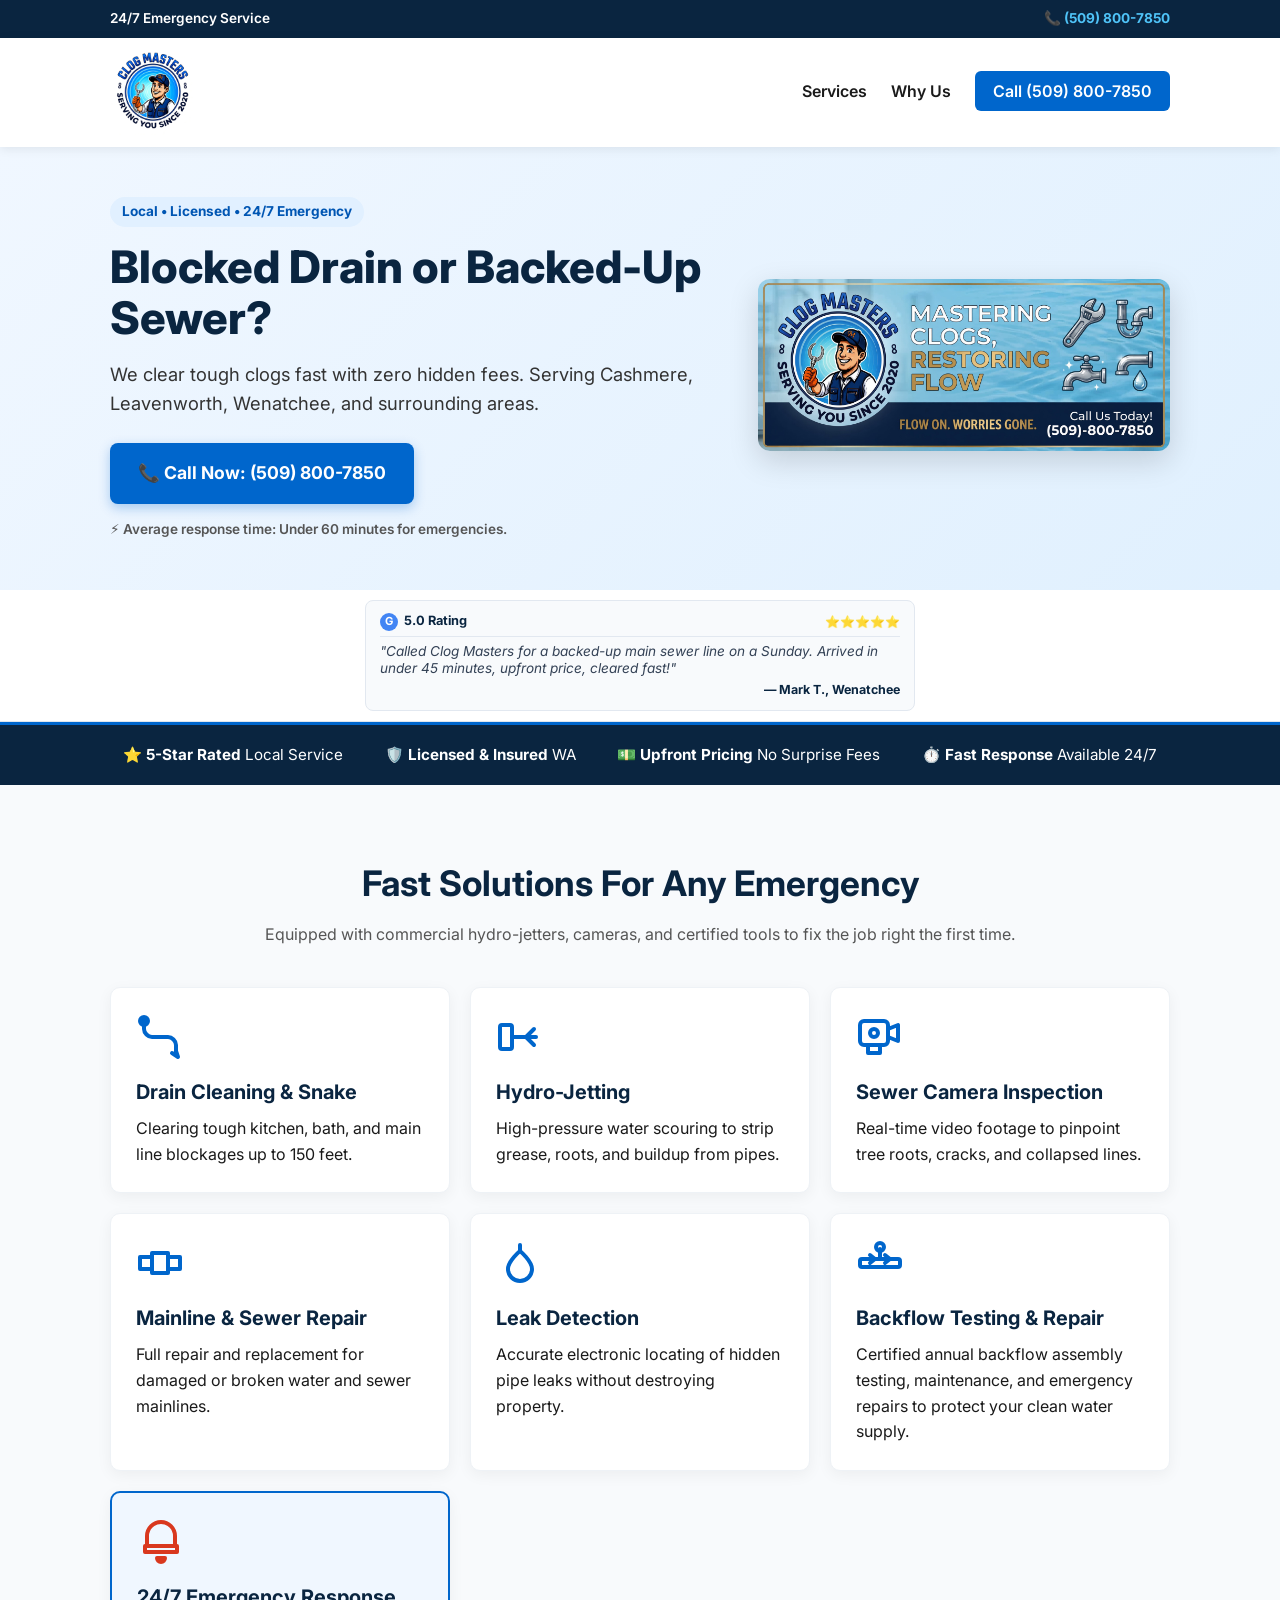
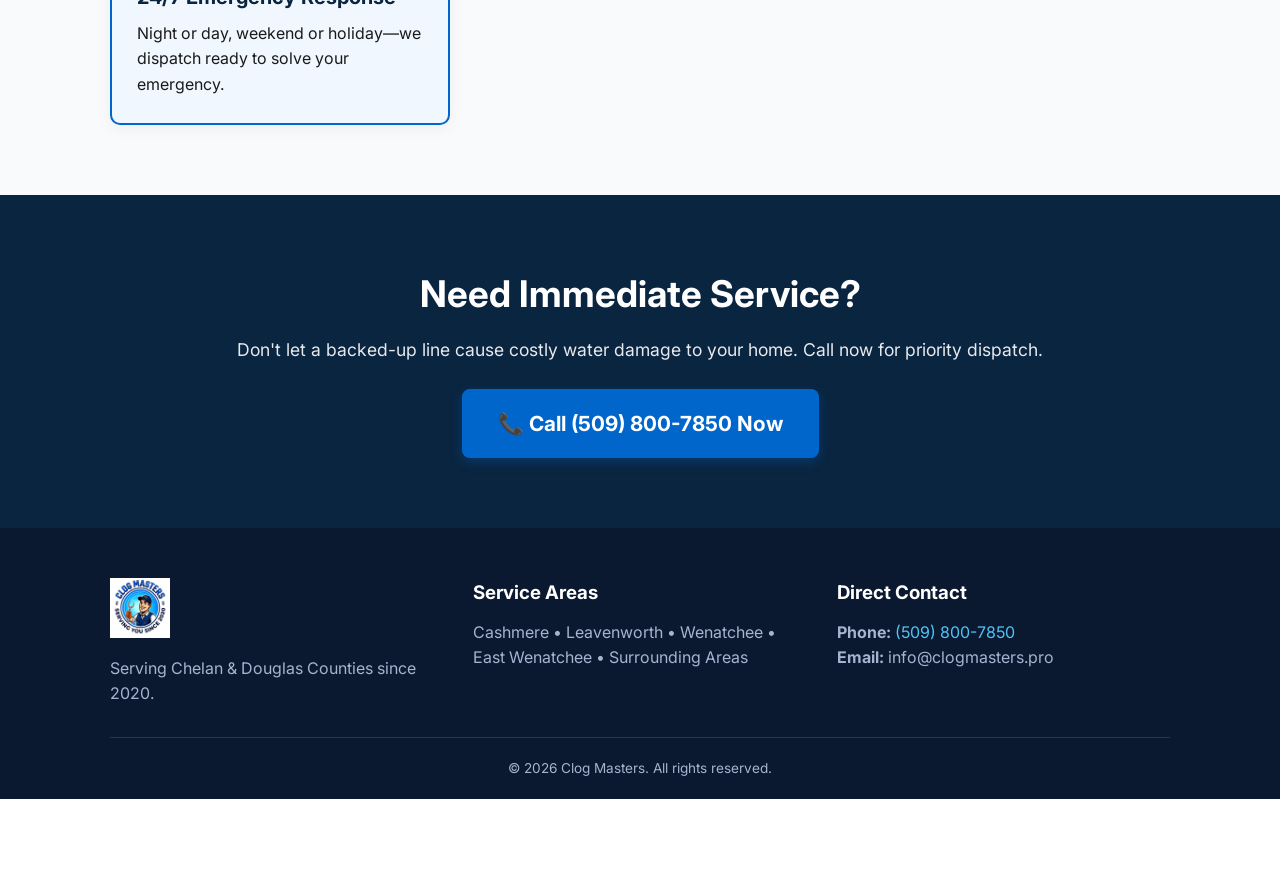
<file: index.html>
<!DOCTYPE html>
<html lang="en">
<head>
  <meta charset="UTF-8">
  <meta name="viewport" content="width=device-width, initial-scale=1.0">
  <meta name="format-detection" content="telephone=no">
  <title>Clog Masters | 24/7 Emergency Drain Cleaning & Sewer Repair</title>
  <meta name="description" content="Fast, licensed drain cleaning, hydro-jetting, sewer repair, backflow testing & emergency plumbing in Cashmere, Leavenworth & Wenatchee. Call (509) 800-7850">
  <link rel="stylesheet" href="style.css">
  <link rel="preconnect" href="https://fonts.googleapis.com">
  <link href="https://fonts.googleapis.com/css2?family=Inter:wght@400;600;700;800&display=swap" rel="stylesheet">
</head>
<body>

  <!-- Top Announcement Bar -->
  <div class="top-bar">
    <div class="container top-bar-container">
      <span class="top-bar-tagline">24/7 Emergency Service</span>
      <a href="tel:+15098007850" class="top-phone">
        <span>📞</span> (509) 800-7850
      </a>
    </div>
  </div>

  <!-- Header -->
  <header>
    <div class="container header-inner">
      <img src="images/logo.JPG" alt="Clog Masters Logo" class="logo">
      <nav>
        <a href="#services">Services</a>
        <a href="#why-us">Why Us</a>
        <a href="tel:+15098007850" class="btn-nav">Call (509) 800-7850</a>
      </nav>
    </div>
  </header>

  <!-- Hero Section -->
  <section class="hero">
    <div class="container hero-content">
      <div class="hero-text">
        <div class="badge">Local • Licensed • 24/7 Emergency</div>
        <h1>Blocked Drain or Backed-Up Sewer?</h1>
        <p class="hero-sub">We clear tough clogs fast with zero hidden fees. Serving Cashmere, Leavenworth, Wenatchee, and surrounding areas.</p>
        
        <div class="hero-ctas">
          <a href="tel:+15098007850" class="btn-primary">
            📞 Call Now: (509) 800-7850
          </a>
        </div>
        <p class="micro-trust">⚡ Average response time: Under 60 minutes for emergencies.</p>
      </div>
      
      <div class="hero-image">
        <img src="images/banner.JPG" alt="Clog Masters Plumbing Vehicle and Equipment">
      </div>
    </div>
  </section>

  <!-- Compact Single-Review Auto-Slider Section -->
  <section class="reviews-section">
    <div class="container">
      <div class="review-box">
        
        <!-- Top Compact Line -->
        <div class="review-top-line">
          <div class="g-badge">
            <span class="g-icon">G</span>
            <strong>5.0 Rating</strong>
          </div>
          <div class="stars">⭐⭐⭐⭐⭐</div>
        </div>

        <!-- ONLY 1 SLIDE SHOWS AT A TIME -->
        <div class="review-slide active" style="display: block;">
          <p class="review-text">"Called Clog Masters for a backed-up main sewer line on a Sunday. Arrived in under 45 minutes, upfront price, cleared fast!"</p>
          <span class="review-author">— Mark T., Wenatchee</span>
        </div>

        <div class="review-slide" style="display: none;">
          <p class="review-text">"Judah came out to hydro-jet our restaurant lines. Professional, clean, and zero surprise fees. Highly recommend!"</p>
          <span class="review-author">— Sarah K., Leavenworth</span>
        </div>

        <div class="review-slide" style="display: none;">
          <p class="review-text">"Had a severe drain blockage two other companies couldn't clear. Clog Masters located the root intrusion and fixed it immediately."</p>
          <span class="review-author">— David P., Cashmere</span>
        </div>

        <div class="review-slide" style="display: none;">
          <p class="review-text">"Super fast response time! They fixed our emergency kitchen sink clog in no time. Friendly, honest, and fair pricing."</p>
          <span class="review-author">— Elena R., East Wenatchee</span>
        </div>

        <div class="review-slide" style="display: none;">
          <p class="review-text">"Outstanding service for our backflow testing. Showed up right on schedule and handled all paperwork seamlessly."</p>
          <span class="review-author">— Brian M., Wenatchee</span>
        </div>

        <div class="review-slide" style="display: none;">
          <p class="review-text">"Honest, hard-working team. No hidden charges—what they quoted over the phone was the exact amount I paid."</p>
          <span class="review-author">— Rachel S., Leavenworth</span>
        </div>

        <div class="review-slide" style="display: none;">
          <p class="review-text">"Our mainline backed up right before a family gathering. Arrived in 30 minutes and saved the day!"</p>
          <span class="review-author">— Jason B., Cashmere</span>
        </div>

        <div class="review-slide" style="display: none;">
          <p class="review-text">"Thorough camera inspection. Showed us the video footage of our sewer line so we knew exactly what was wrong."</p>
          <span class="review-author">— Amanda L., Wenatchee</span>
        </div>

        <div class="review-slide" style="display: none;">
          <p class="review-text">"Top notch equipment and customer service. Cleared a heavy grease clog that had been bothering us for weeks."</p>
          <span class="review-author">— Chris H., East Wenatchee</span>
        </div>

        <div class="review-slide" style="display: none;">
          <p class="review-text">"Prompt, polite, and left the work area spotless after clearing our bathroom drain. 10/10 service!"</p>
          <span class="review-author">— Megan W., Leavenworth</span>
        </div>

      </div>
    </div>
  </section>

  <!-- Trust Bar -->
  <section class="trust-bar">
    <div class="container trust-grid">
      <div class="trust-item">⭐ <strong>5-Star Rated</strong> Local Service</div>
      <div class="trust-item">🛡️ <strong>Licensed & Insured</strong> WA</div>
      <div class="trust-item">💵 <strong>Upfront Pricing</strong> No Surprise Fees</div>
      <div class="trust-item">⏱️ <strong>Fast Response</strong> Available 24/7</div>
    </div>
  </section>

  <!-- Services Grid -->
  <section id="services" class="services">
    <div class="container">
      <h2>Fast Solutions For Any Emergency</h2>
      <p class="section-sub">Equipped with commercial hydro-jetters, cameras, and certified tools to fix the job right the first time.</p>
      
      <div class="services-grid">
        
        <!-- Drain Cleaning & Snake -->
        <div class="service-card">
          <div class="svg-icon">
            <svg viewBox="0 0 24 24" fill="none" stroke="currentColor" stroke-width="2" stroke-linecap="round" stroke-linejoin="round">
              <path d="M4 4v4c0 2 2 4 4 4h8c2 0 4 2 4 4v4"/>
              <circle cx="4" cy="4" r="2" fill="currentColor"/>
              <path d="M18 20l3 2-1-3"/>
            </svg>
          </div>
          <h3>Drain Cleaning & Snake</h3>
          <p>Clearing tough kitchen, bath, and main line blockages up to 150 feet.</p>
        </div>

        <!-- Hydro-Jetting -->
        <div class="service-card">
          <div class="svg-icon">
            <svg viewBox="0 0 24 24" fill="none" stroke="currentColor" stroke-width="2" stroke-linecap="round" stroke-linejoin="round">
              <rect x="2" y="6" width="6" height="12" rx="1"/>
              <path d="M8 12h7"/>
              <path d="M15 12l4-4"/>
              <path d="M15 12l5 0"/>
              <path d="M15 12l4 4"/>
            </svg>
          </div>
          <h3>Hydro-Jetting</h3>
          <p>High-pressure water scouring to strip grease, roots, and buildup from pipes.</p>
        </div>

        <!-- Sewer Camera Inspection -->
        <div class="service-card">
          <div class="svg-icon">
            <svg viewBox="0 0 24 24" fill="none" stroke="currentColor" stroke-width="2" stroke-linecap="round" stroke-linejoin="round">
              <rect x="2" y="4" width="14" height="12" rx="2"/>
              <path d="M6 16v4h6v-4"/>
              <circle cx="9" cy="10" r="2"/>
              <path d="M16 8l5-2v8l-5-2"/>
            </svg>
          </div>
          <h3>Sewer Camera Inspection</h3>
          <p>Real-time video footage to pinpoint tree roots, cracks, and collapsed lines.</p>
        </div>

        <!-- Mainline & Sewer Repair -->
        <div class="service-card">
          <div class="svg-icon">
            <svg viewBox="0 0 24 24" fill="none" stroke="currentColor" stroke-width="2" stroke-linecap="round" stroke-linejoin="round">
              <path d="M2 9h6v6H2z"/>
              <path d="M8 7h8v10H8z"/>
              <path d="M16 9h6v6h-6z"/>
            </svg>
          </div>
          <h3>Mainline & Sewer Repair</h3>
          <p>Full repair and replacement for damaged or broken water and sewer mainlines.</p>
        </div>

        <!-- Leak Detection -->
        <div class="service-card">
          <div class="svg-icon">
            <svg viewBox="0 0 24 24" fill="none" stroke="currentColor" stroke-width="2" stroke-linecap="round" stroke-linejoin="round">
              <path d="M12 21a6 6 0 0 0 6-6c0-4-6-9-6-9s-6 5-6 9a6 6 0 0 0 6 6z"/>
              <path d="M12 3v3"/>
            </svg>
          </div>
          <h3>Leak Detection</h3>
          <p>Accurate electronic locating of hidden pipe leaks without destroying property.</p>
        </div>

        <!-- Backflow Testing & Repair -->
        <div class="service-card">
          <div class="svg-icon">
            <svg viewBox="0 0 24 24" fill="none" stroke="currentColor" stroke-width="2" stroke-linecap="round" stroke-linejoin="round">
              <rect x="2" y="10" width="20" height="4" rx="1"/>
              <path d="M12 10V5"/>
              <circle cx="12" cy="4" r="2"/>
              <path d="M7 8l2.5 2L7 12"/>
              <path d="M14.5 8l2.5 2-2.5 2"/>
            </svg>
          </div>
          <h3>Backflow Testing & Repair</h3>
          <p>Certified annual backflow assembly testing, maintenance, and emergency repairs to protect your clean water supply.</p>
        </div>

        <!-- 24/7 Emergency -->
        <div class="service-card highlight-card">
          <div class="svg-icon alert-icon">
            <svg viewBox="0 0 24 24" fill="none" stroke="currentColor" stroke-width="2" stroke-linecap="round" stroke-linejoin="round">
              <path d="M12 2a7 7 0 0 0-7 7v5h14V9a7 7 0 0 0-7-7z"/>
              <path d="M4 14h16v3H4z"/>
              <path d="M12 22a2 2 0 0 0 2-2h-4a2 2 0 0 0 2 2z"/>
            </svg>
          </div>
          <h3>24/7 Emergency Response</h3>
          <p>Night or day, weekend or holiday—we dispatch ready to solve your emergency.</p>
        </div>

      </div>
    </div>
  </section>

  <!-- Big Call Banner -->
  <section class="cta-banner" id="why-us">
    <div class="container">
      <h2>Need Immediate Service?</h2>
      <p>Don't let a backed-up line cause costly water damage to your home. Call now for priority dispatch.</p>
      <a href="tel:+15098007850" class="btn-primary large">
        📞 Call (509) 800-7850 Now
      </a>
    </div>
  </section>

  <!-- Footer -->
  <footer id="contact">
    <div class="container">
      <div class="footer-content">
        <div>
          <img src="images/logo.JPG" alt="Clog Masters" class="footer-logo">
          <p>Serving Chelan & Douglas Counties since 2020.</p>
        </div>
        <div>
          <h3>Service Areas</h3>
          <p>Cashmere • Leavenworth • Wenatchee • East Wenatchee • Surrounding Areas</p>
        </div>
        <div>
          <h3>Direct Contact</h3>
          <p><strong>Phone:</strong> <a href="tel:+15098007850">(509) 800-7850</a></p>
          <p><strong>Email:</strong> info@clogmasters.pro</p>
        </div>
      </div>
      <div class="copyright">
        © 2026 Clog Masters. All rights reserved.
      </div>
    </div>
  </footer>

  <!-- Fixed Mobile Call Bar -->
  <div class="mobile-call-bar">
    <a href="tel:+15098007850" class="btn-mobile-call">
      📞 CALL NOW: (509) 800-7850
    </a>
  </div>

  <!-- Review Switcher JS -->
  <script>
    document.addEventListener('DOMContentLoaded', function() {
      const slides = document.querySelectorAll('.review-slide');
      let index = 0;

      setInterval(() => {
        slides[index].style.display = 'none';
        slides[index].classList.remove('active');
        
        index = (index + 1) % slides.length;
        
        slides[index].style.display = 'block';
        slides[index].classList.add('active');
      }, 6000); // Cycles 1 review every 6 seconds
    });
  </script>

</body>
</html>
</file>
<file: style.css>
* {
  margin: 0;
  padding: 0;
  box-sizing: border-box;
}

body {
  font-family: 'Inter', system-ui, sans-serif;
  line-height: 1.6;
  color: #1a1a1a;
  background: #fff;
  padding-bottom: 70px;
}

.container {
  max-width: 1100px;
  margin: 0 auto;
  padding: 0 20px;
}

/* Top Bar */
.top-bar {
  background: #0a2540;
  color: white;
  padding: 8px 0;
  font-size: 0.85rem;
  font-weight: 600;
}

.top-bar-container {
  display: flex;
  justify-content: space-between;
  align-items: center;
  gap: 10px;
}

.top-bar-tagline {
  white-space: nowrap;
  overflow: hidden;
  text-overflow: ellipsis;
}

.top-phone {
  color: #4fc3f7 !important;
  font-weight: 700;
  text-decoration: none;
  white-space: nowrap !important;
  flex-shrink: 0;
  display: inline-block;
}

/* Header */
header {
  background: white;
  box-shadow: 0 2px 10px rgba(0,0,0,0.08);
  position: sticky;
  top: 0;
  z-index: 100;
}

.header-inner {
  display: flex;
  justify-content: space-between;
  align-items: center;
  padding: 12px 20px;
}

.logo {
  height: 85px;
  width: auto;
  object-fit: contain;
  transition: height 0.2s ease;
}

nav a {
  margin-left: 20px;
  text-decoration: none;
  color: #1a1a1a;
  font-weight: 600;
}

.btn-nav {
  background: #0066cc;
  color: white !important;
  padding: 10px 18px;
  border-radius: 6px;
  transition: background 0.2s;
}

.btn-nav:hover {
  background: #004d99;
}

/* Hero */
.hero {
  background: linear-gradient(135deg, #f0f7ff 0%, #e0f0fe 100%);
  padding: 50px 0;
}

.hero-content {
  display: grid;
  grid-template-columns: 1.2fr 0.8fr;
  gap: 30px;
  align-items: center;
}

.badge {
  display: inline-block;
  background: #e1f0ff;
  color: #0056b3;
  padding: 4px 12px;
  border-radius: 20px;
  font-size: 0.85rem;
  font-weight: 700;
  margin-bottom: 15px;
}

.hero h1 {
  font-size: 2.8rem;
  font-weight: 800;
  line-height: 1.15;
  color: #0a2540;
  margin-bottom: 15px;
}

.hero-sub {
  font-size: 1.15rem;
  color: #333;
  margin-bottom: 25px;
}

.hero-ctas {
  display: flex;
  gap: 15px;
  margin-bottom: 15px;
}

.btn-primary {
  background: #0066cc;
  color: white;
  padding: 16px 28px;
  border-radius: 8px;
  text-decoration: none;
  font-weight: 700;
  font-size: 1.1rem;
  text-align: center;
  border: none;
  cursor: pointer;
  display: inline-block;
  box-shadow: 0 4px 12px rgba(0, 102, 204, 0.3);
}

.btn-primary:hover {
  background: #004d99;
}

.btn-primary.large {
  font-size: 1.3rem;
  padding: 18px 36px;
}

.micro-trust {
  font-size: 0.85rem;
  color: #555;
  font-weight: 600;
}

.hero-image img {
  width: 100%;
  max-height: 380px;
  object-fit: cover;
  border-radius: 12px;
  box-shadow: 0 10px 30px rgba(0,0,0,0.15);
}

/* ULTRA COMPACT SINGLE REVIEW SECTION */
.reviews-section {
  background: #ffffff;
  padding: 10px 0;
  border-bottom: 1px solid #e0e6ed;
}

.review-box {
  max-width: 550px;
  margin: 0 auto;
  background: #f8fafc;
  border: 1px solid #e2e8f0;
  border-radius: 8px;
  padding: 10px 14px;
}

.review-top-line {
  display: flex;
  align-items: center;
  justify-content: space-between;
  margin-bottom: 6px;
  padding-bottom: 4px;
  border-bottom: 1px solid #e2e8f0;
}

.g-badge {
  display: flex;
  align-items: center;
  gap: 6px;
  font-size: 0.8rem;
  color: #0a2540;
}

.g-icon {
  background: #4285f4;
  color: white;
  font-weight: bold;
  border-radius: 50%;
  width: 18px;
  height: 18px;
  display: inline-flex;
  align-items: center;
  justify-content: center;
  font-size: 0.7rem;
}

.stars {
  font-size: 0.75rem;
}

.review-slide {
  margin: 0;
}

.review-text {
  font-size: 0.85rem;
  color: #334155;
  font-style: italic;
  margin-bottom: 2px;
  line-height: 1.3;
}

.review-author {
  font-size: 0.78rem;
  font-weight: 700;
  color: #0a2540;
  display: block;
  text-align: right;
}

/* Trust Bar */
.trust-bar {
  background: #0a2540;
  color: white;
  padding: 18px 0;
  border-top: 3px solid #0066cc;
}

.trust-grid {
  display: flex;
  justify-content: space-around;
  flex-wrap: wrap;
  gap: 15px;
  font-size: 0.95rem;
}

/* Services */
.services {
  padding: 70px 0;
  background: #f8fafc;
}

.services h2 {
  text-align: center;
  font-size: 2.2rem;
  color: #0a2540;
  margin-bottom: 10px;
}

.section-sub {
  text-align: center;
  color: #555;
  margin-bottom: 40px;
}

.services-grid {
  display: grid;
  grid-template-columns: repeat(auto-fit, minmax(300px, 1fr));
  gap: 20px;
}

.service-card {
  background: white;
  padding: 25px;
  border-radius: 10px;
  box-shadow: 0 4px 15px rgba(0,0,0,0.05);
  border: 1px solid #eef2f6;
}

.service-card.highlight-card {
  border: 2px solid #0066cc;
  background: #f0f7ff;
}

.svg-icon {
  width: 48px;
  height: 48px;
  max-width: 48px;
  max-height: 48px;
  color: #0066cc;
  margin-bottom: 15px;
  display: flex;
  align-items: center;
  justify-content: flex-start;
}

.svg-icon.alert-icon {
  color: #d9381e;
}

.svg-icon svg {
  width: 100%;
  height: 100%;
  display: block;
}

.service-card h3 {
  font-size: 1.25rem;
  color: #0a2540;
  margin-bottom: 8px;
}

/* CTA Banner */
.cta-banner {
  background: #0a2540;
  color: white;
  text-align: center;
  padding: 70px 20px;
}

.cta-banner h2 {
  font-size: 2.3rem;
  margin-bottom: 12px;
}

.cta-banner p {
  font-size: 1.1rem;
  margin-bottom: 25px;
  opacity: 0.9;
}

/* Footer */
footer {
  background: #0a192f;
  color: #a8b2d1;
  padding: 50px 0 20px;
}

.footer-content {
  display: grid;
  grid-template-columns: repeat(auto-fit, minmax(220px, 1fr));
  gap: 30px;
  margin-bottom: 30px;
}

.footer-logo {
  height: 60px;
  object-fit: contain;
  margin-bottom: 10px;
}

footer h3 {
  color: white;
  margin-bottom: 12px;
}

footer a {
  color: #4fc3f7;
  text-decoration: none;
}

.copyright {
  text-align: center;
  padding-top: 20px;
  border-top: 1px solid #233554;
  font-size: 0.85rem;
}

/* Fixed Mobile Bottom Call Bar */
.mobile-call-bar {
  display: none;
  position: fixed;
  bottom: 0;
  left: 0;
  width: 100%;
  background: #0066cc;
  padding: 14px 10px;
  padding-bottom: max(14px, env(safe-area-inset-bottom));
  text-align: center;
  z-index: 99999;
  box-shadow: 0 -4px 15px rgba(0,0,0,0.25);
}

.btn-mobile-call {
  color: white;
  text-decoration: none;
  font-weight: 800;
  font-size: 1.25rem;
  letter-spacing: 0.5px;
  display: block;
}

/* Mobile Responsive */
@media (max-width: 768px) {
  body {
    padding-bottom: 80px;
  }

  .logo {
    height: 70px;
  }

  .top-bar {
    font-size: 0.78rem;
  }

  .mobile-call-bar {
    display: block !important;
  }

  .hero-content {
    grid-template-columns: 1fr;
  }

  .hero h1 {
    font-size: 2.1rem;
  }

  .hero-ctas {
    flex-direction: column;
  }

  nav {
    display: none;
  }

  .trust-grid {
    flex-direction: column;
    text-align: center;
  }
}
</file>
